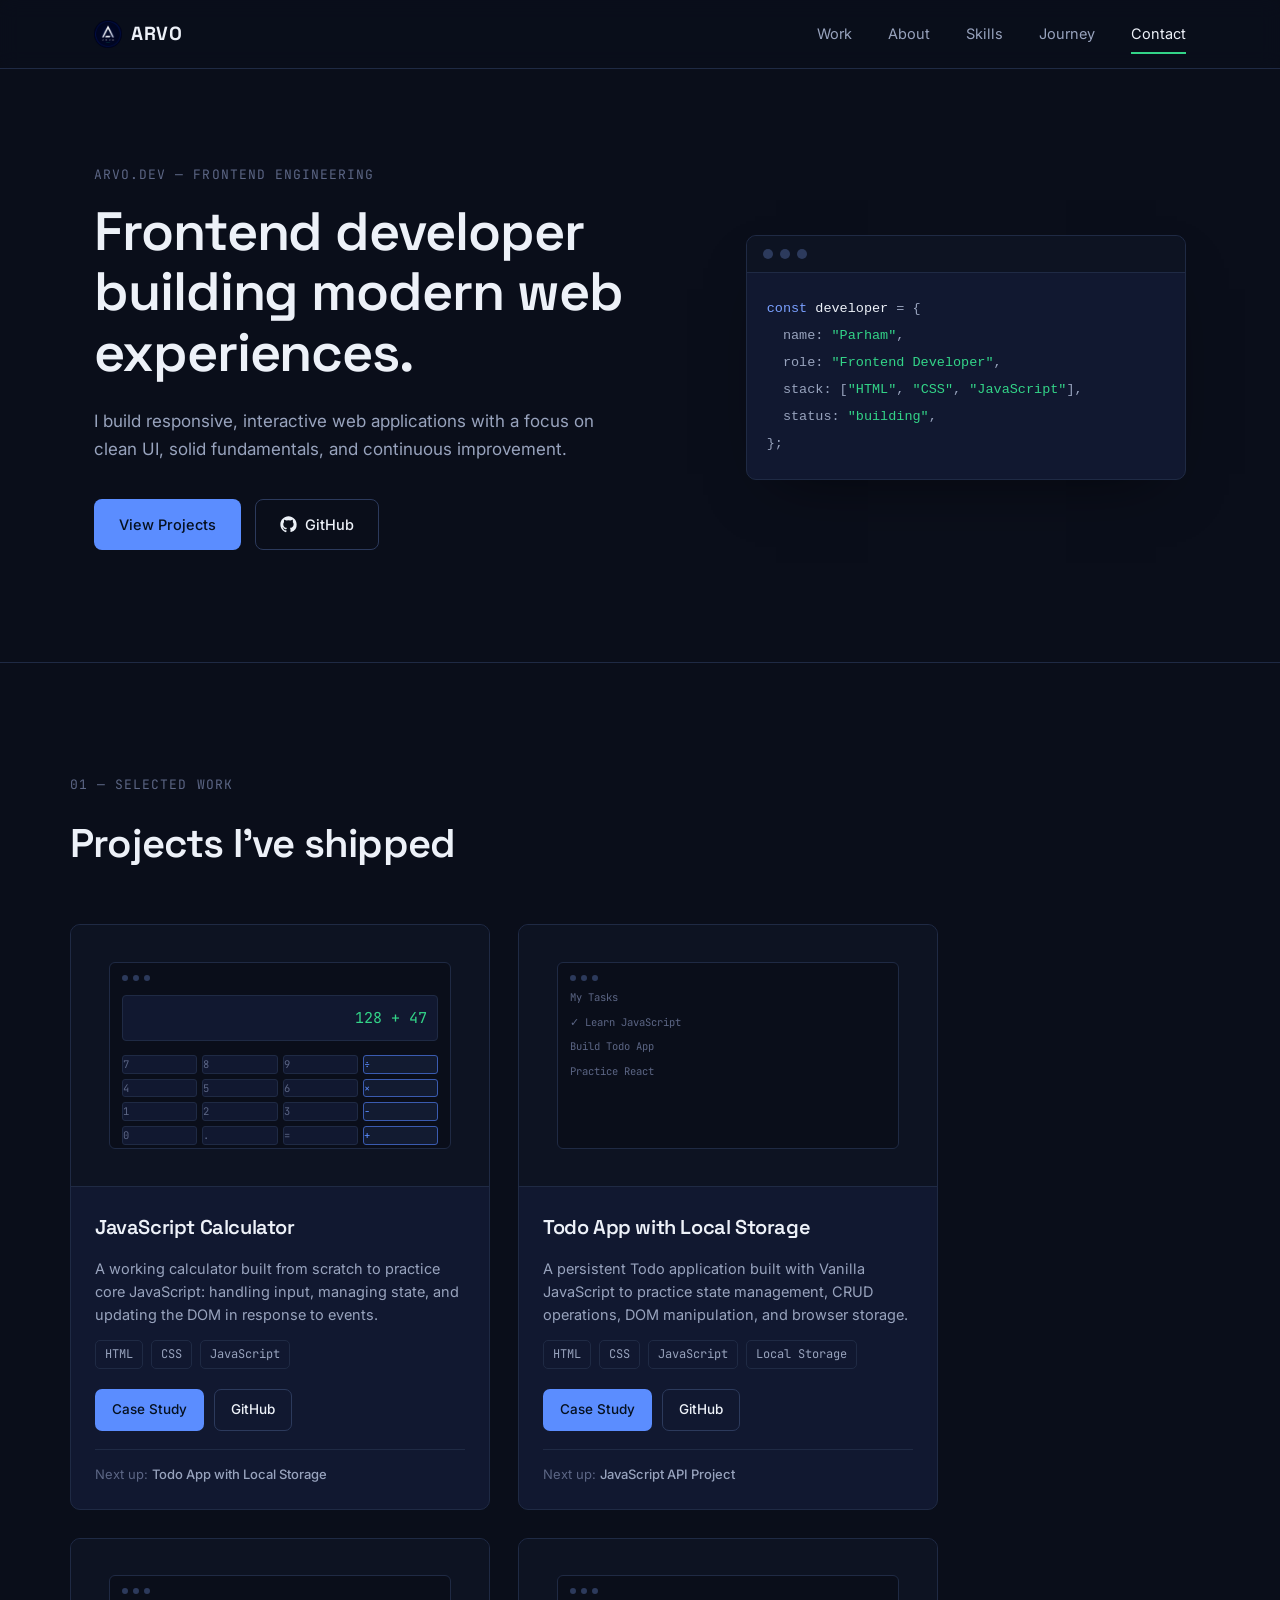
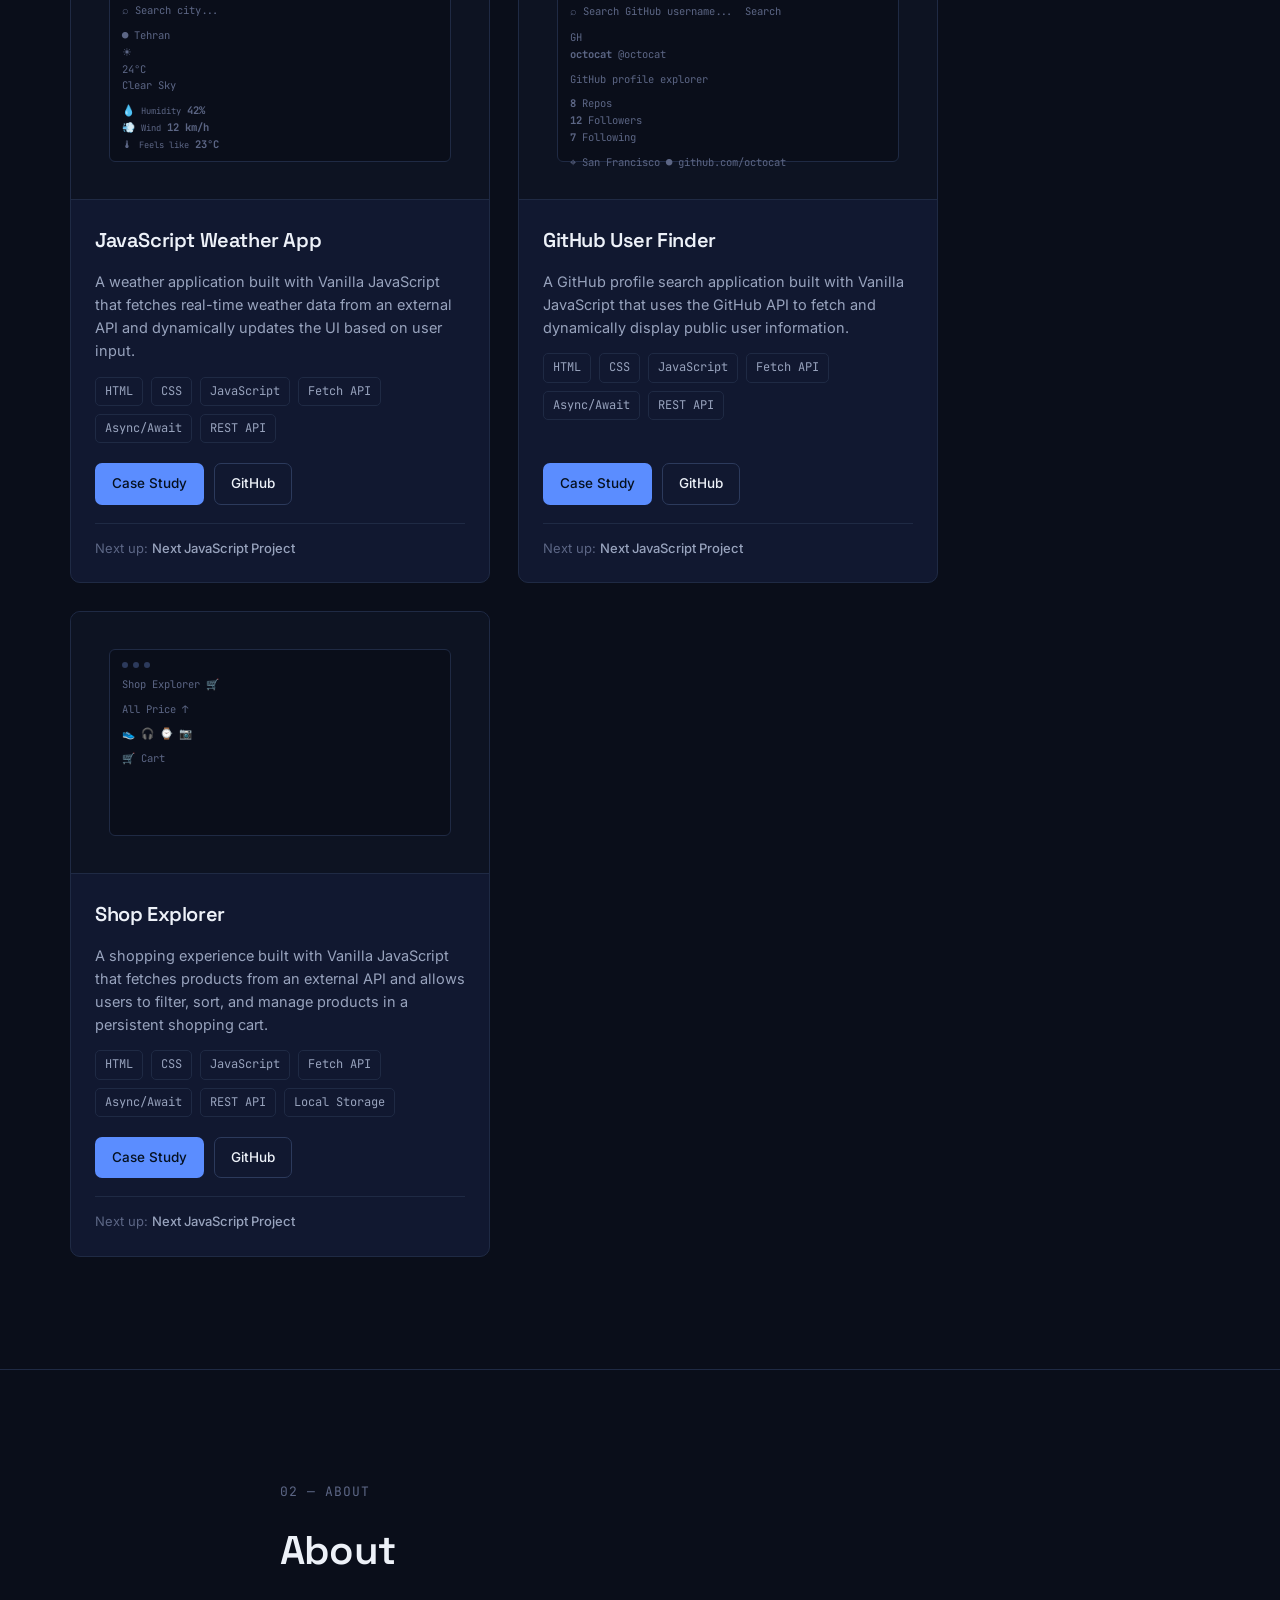
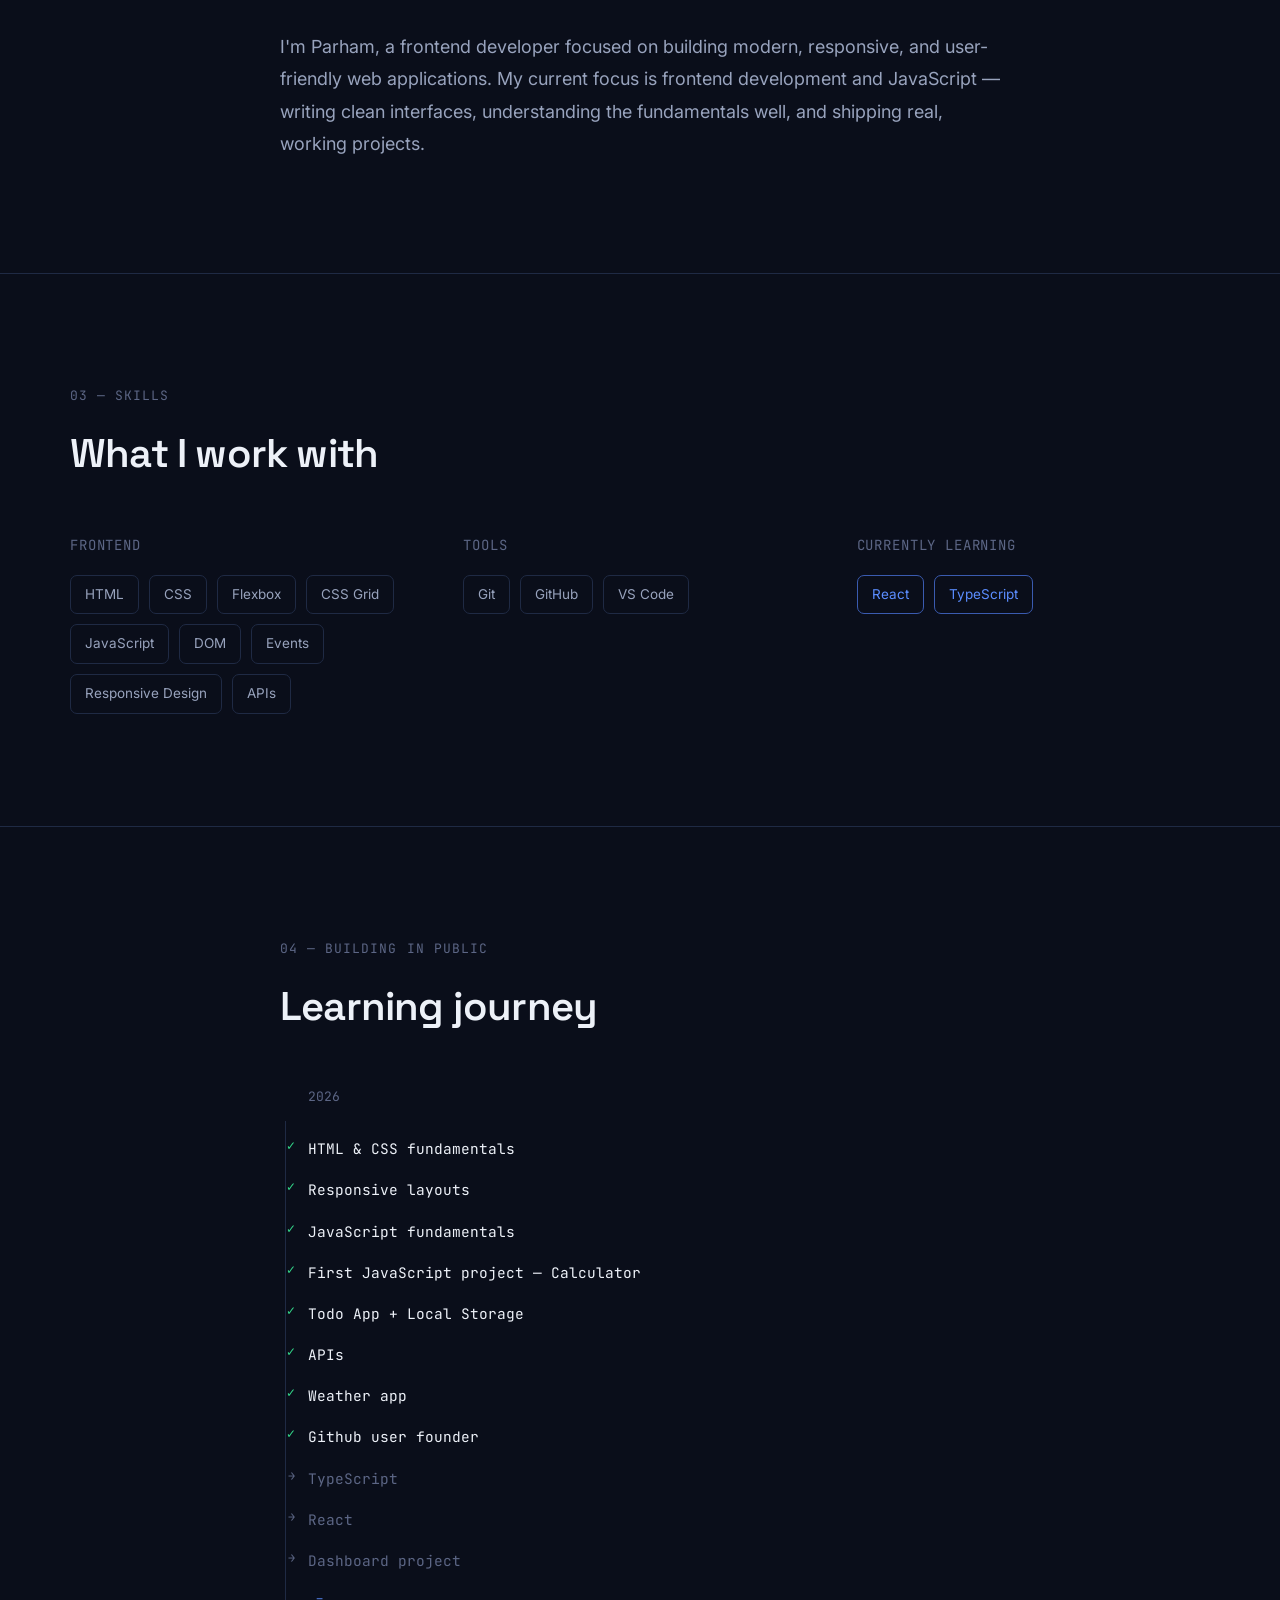
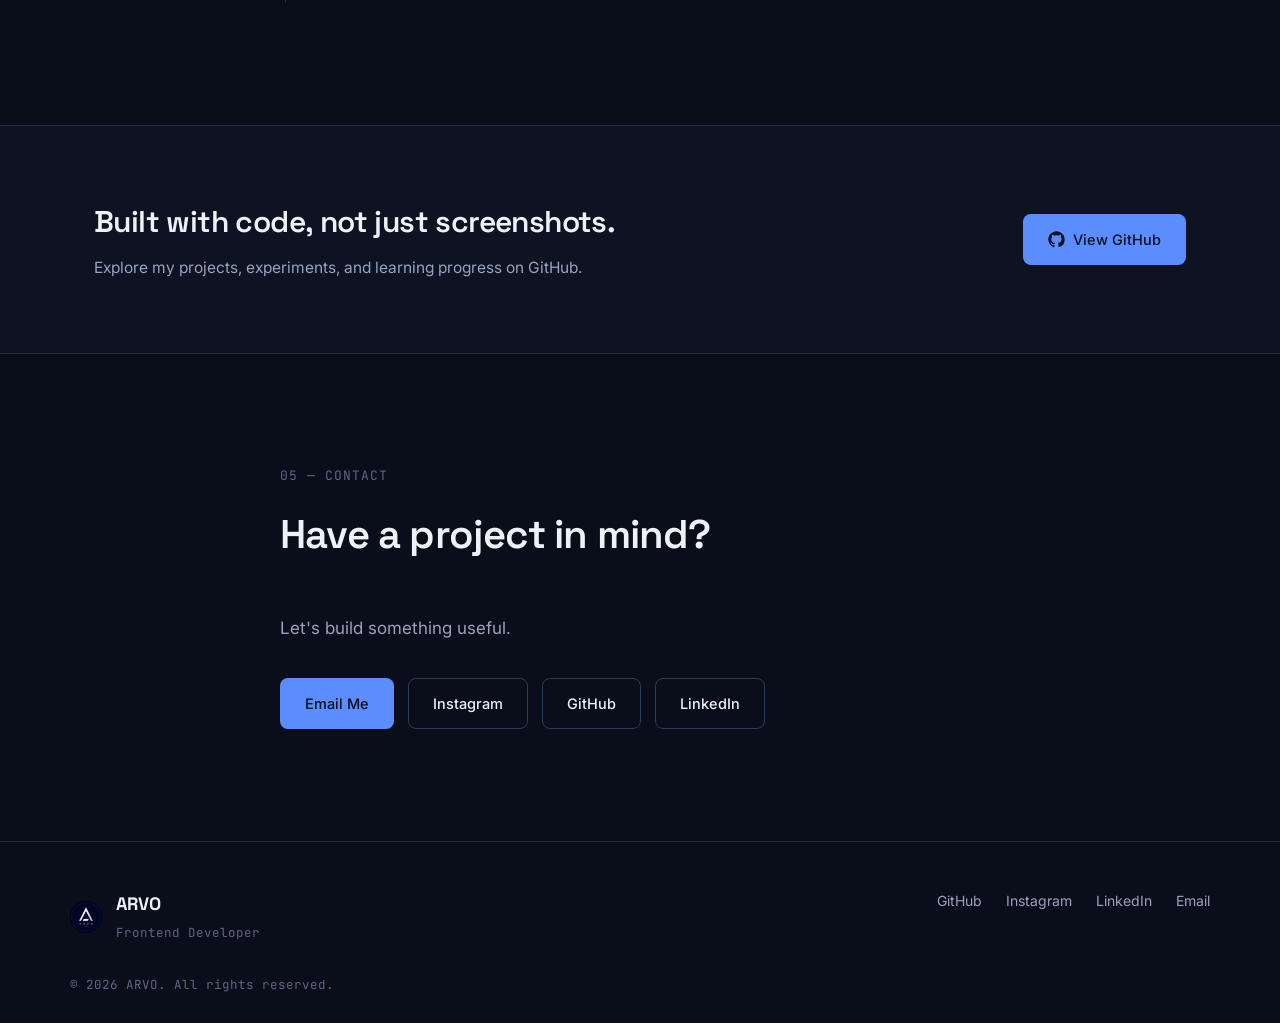
<file: index.html>
<!doctype html>
<html lang="en">
  <head>
    <meta charset="UTF-8" />
    <meta name="viewport" content="width=device-width, initial-scale=1.0" />
    <title>ARVO — Frontend Developer</title>
    <meta
      name="description"
      content="Portfolio of ARVO, a frontend developer building modern, responsive and interactive web experiences."
    />

    <!-- Open Graph -->
    <meta property="og:title" content="ARVO — Frontend Developer" />
    <meta
      property="og:description"
      content="Portfolio of ARVO, a frontend developer building modern, responsive and interactive web experiences."
    />
    <meta property="og:type" content="website" />

    <link rel="preconnect" href="https://fonts.googleapis.com" />
    <link rel="preconnect" href="https://fonts.gstatic.com" crossorigin />
    <link
      href="https://fonts.googleapis.com/css2?family=Space+Grotesk:wght@400;500;600;700&family=Inter:wght@400;500;600&family=JetBrains+Mono:wght@400;500&display=swap"
      rel="stylesheet"
    />

    <link rel="stylesheet" href="style.css" />
    <link rel="icon" href="assets/logo-64.png" />
  </head>
  <body>
    <a class="skip-link" href="#main">Skip to content</a>

    <!-- ============ NAV ============ -->
    <header class="nav" id="nav">
      <div class="nav-inner">
        <a href="#" class="nav-logo" aria-label="ARVO home">
          <img
            src="assets/logo-64.png"
            alt=""
            class="nav-logo-mark"
            width="28"
            height="28"
          />
          ARVO
        </a>

        <nav class="nav-links" id="nav-links">
          <a href="#work" class="nav-link" data-nav>Work</a>
          <a href="#about" class="nav-link" data-nav>About</a>
          <a href="#skills" class="nav-link" data-nav>Skills</a>
          <a href="#journey" class="nav-link" data-nav>Journey</a>
          <a href="#contact" class="nav-link" data-nav>Contact</a>
        </nav>

        <button
          class="nav-toggle"
          id="nav-toggle"
          aria-label="Toggle menu"
          aria-expanded="false"
          aria-controls="nav-links"
        >
          <span></span><span></span><span></span>
        </button>
      </div>
    </header>

    <main id="main">
      <!-- ============ HERO ============ -->
      <section class="hero">
        <div class="hero-inner">
          <p class="eyebrow mono">arvo.dev — frontend engineering</p>
          <h1 class="hero-title">
            Frontend developer<br />
            building modern web experiences.
          </h1>
          <p class="hero-sub">
            I build responsive, interactive web applications with a focus on
            clean UI, solid fundamentals, and continuous improvement.
          </p>
          <div class="hero-actions">
            <a href="#work" class="btn btn-primary">View Projects</a>
            <a
              href="https://github.com/arvo-parham"
              target="_blank"
              rel="noopener"
              class="btn btn-ghost"
            >
              <svg
                class="icon"
                viewBox="0 0 24 24"
                fill="currentColor"
                aria-hidden="true"
              >
                <path
                  d="M12 .5C5.73.5.5 5.74.5 12.02c0 5.02 3.26 9.28 7.77 10.78.57.1.78-.25.78-.55v-2.15c-3.16.69-3.82-1.36-3.82-1.36-.52-1.31-1.26-1.66-1.26-1.66-1.03-.7.08-.69.08-.69 1.14.08 1.74 1.17 1.74 1.17 1.01 1.74 2.65 1.24 3.3.95.1-.73.4-1.24.72-1.53-2.52-.28-5.17-1.26-5.17-5.6 0-1.24.44-2.25 1.17-3.04-.12-.29-.51-1.45.11-3.02 0 0 .96-.31 3.14 1.16a10.9 10.9 0 0 1 5.72 0c2.18-1.47 3.14-1.16 3.14-1.16.62 1.57.23 2.73.11 3.02.73.79 1.17 1.8 1.17 3.04 0 4.35-2.66 5.31-5.19 5.59.41.35.77 1.04.77 2.1v3.11c0 .3.2.65.79.55A10.53 10.53 0 0 0 23.5 12.02C23.5 5.74 18.27.5 12 .5Z"
                />
              </svg>
              GitHub
            </a>
          </div>
        </div>

        <div class="hero-visual" aria-hidden="true">
          <div class="code-window">
            <div class="code-window-bar">
              <span></span><span></span><span></span>
            </div>
            <pre
              class="code-window-body"
            ><code><span class="tok-kw">const</span> <span class="tok-var">developer</span> = {
  <span class="tok-key">name</span>: <span class="tok-str">"Parham"</span>,
  <span class="tok-key">role</span>: <span class="tok-str">"Frontend Developer"</span>,
  <span class="tok-key">stack</span>: [<span class="tok-str">"HTML"</span>, <span class="tok-str">"CSS"</span>, <span class="tok-str">"JavaScript"</span>],
  <span class="tok-key">status</span>: <span class="tok-str">"building"</span>,
};</code></pre>
          </div>
        </div>
      </section>

      <!-- ============ WORK ============ -->
      <section class="section" id="work">
        <div class="section-inner">
          <p class="eyebrow mono">01 — Selected Work</p>
          <h2 class="section-title">Projects I've shipped</h2>

          <div class="project-grid" id="project-grid">
            <!-- injected by script.js -->
          </div>
        </div>
      </section>

      <!-- ============ ABOUT ============ -->
      <section class="section" id="about">
        <div class="section-inner section-inner--narrow">
          <p class="eyebrow mono">02 — About</p>
          <h2 class="section-title">About</h2>
          <p class="about-text">
            I'm Parham, a frontend developer focused on building modern,
            responsive, and user-friendly web applications. My current focus is
            frontend development and JavaScript — writing clean interfaces,
            understanding the fundamentals well, and shipping real, working
            projects.
          </p>
        </div>
      </section>

      <!-- ============ SKILLS ============ -->
      <section class="section" id="skills">
        <div class="section-inner">
          <p class="eyebrow mono">03 — Skills</p>
          <h2 class="section-title">What I work with</h2>

          <div class="skills-grid">
            <div class="skill-group">
              <h3 class="skill-group-title">Frontend</h3>
              <ul class="badge-list">
                <li class="badge">HTML</li>
                <li class="badge">CSS</li>
                <li class="badge">Flexbox</li>
                <li class="badge">CSS Grid</li>
                <li class="badge">JavaScript</li>
                <li class="badge">DOM</li>
                <li class="badge">Events</li>
                <li class="badge">Responsive Design</li>
                <li class="badge">APIs</li>
              </ul>
            </div>

            <div class="skill-group">
              <h3 class="skill-group-title">Tools</h3>
              <ul class="badge-list">
                <li class="badge">Git</li>
                <li class="badge">GitHub</li>
                <li class="badge">VS Code</li>
              </ul>
            </div>

            <div class="skill-group">
              <h3 class="skill-group-title">Currently Learning</h3>
              <ul class="badge-list">
                <li class="badge badge--learning">React</li>
                <li class="badge badge--learning">TypeScript</li>
              </ul>
            </div>
          </div>
        </div>
      </section>

      <!-- ============ JOURNEY (signature) ============ -->
      <section class="section" id="journey">
        <div class="section-inner section-inner--narrow">
          <p class="eyebrow mono">04 — Building in Public</p>
          <h2 class="section-title">Learning journey</h2>

          <div
            class="commit-log"
            role="list"
            aria-label="Learning journey commit log"
          >
            <p class="commit-year mono">2026</p>

            <div class="commit commit--done" role="listitem">
              <span class="commit-mark" aria-hidden="true">✓</span>
              <span class="commit-msg">HTML &amp; CSS fundamentals</span>
            </div>
            <div class="commit commit--done" role="listitem">
              <span class="commit-mark" aria-hidden="true">✓</span>
              <span class="commit-msg">Responsive layouts</span>
            </div>
            <div class="commit commit--done" role="listitem">
              <span class="commit-mark" aria-hidden="true">✓</span>
              <span class="commit-msg">JavaScript fundamentals</span>
            </div>
            <div class="commit commit--done" role="listitem">
              <span class="commit-mark" aria-hidden="true">✓</span>
              <span class="commit-msg"
                >First JavaScript project — Calculator</span
              >
            </div>

            <div class="commit commit--done" role="listitem">
              <span class="commit-mark" aria-hidden="true">✓</span>
              <span class="commit-msg">Todo App + Local Storage</span>
            </div>
            <div class="commit commit--done" role="listitem">
              <span class="commit-mark" aria-hidden="true">✓</span>
              <span class="commit-msg">APIs</span>
            </div>
            <div class="commit commit--done" role="listitem">
              <span class="commit-mark" aria-hidden="true">✓</span>
              <span class="commit-msg">Weather app</span>
            </div>
            <div class="commit commit--done" role="listitem">
              <span class="commit-mark" aria-hidden="true">✓</span>
              <span class="commit-msg">Github user founder</span>
            </div>
            <div class="commit commit--queued" role="listitem">
              <span class="commit-mark" aria-hidden="true">→</span>
              <span class="commit-msg">TypeScript</span>
            </div>
            <div class="commit commit--queued" role="listitem">
              <span class="commit-mark" aria-hidden="true">→</span>
              <span class="commit-msg">React</span>
            </div>
            <div class="commit commit--queued" role="listitem">
              <span class="commit-mark" aria-hidden="true">→</span>
              <span class="commit-msg">Dashboard project</span>
            </div>

            <div class="commit commit--cursor" aria-hidden="true">
              <span class="commit-mark commit-cursor">_</span>
            </div>
          </div>
        </div>
      </section>

      <!-- ============ GITHUB CTA ============ -->
      <section class="section section--flush">
        <div class="github-band">
          <div class="github-band-inner">
            <div>
              <h2 class="github-title">
                Built with code, not just screenshots.
              </h2>
              <p class="github-sub">
                Explore my projects, experiments, and learning progress on
                GitHub.
              </p>
            </div>
            <a
              href="https://github.com/arvo-parham"
              target="_blank"
              rel="noopener"
              class="btn btn-primary"
            >
              <svg
                class="icon"
                viewBox="0 0 24 24"
                fill="currentColor"
                aria-hidden="true"
              >
                <path
                  d="M12 .5C5.73.5.5 5.74.5 12.02c0 5.02 3.26 9.28 7.77 10.78.57.1.78-.25.78-.55v-2.15c-3.16.69-3.82-1.36-3.82-1.36-.52-1.31-1.26-1.66-1.26-1.66-1.03-.7.08-.69.08-.69 1.14.08 1.74 1.17 1.74 1.17 1.01 1.74 2.65 1.24 3.3.95.1-.73.4-1.24.72-1.53-2.52-.28-5.17-1.26-5.17-5.6 0-1.24.44-2.25 1.17-3.04-.12-.29-.51-1.45.11-3.02 0 0 .96-.31 3.14 1.16a10.9 10.9 0 0 1 5.72 0c2.18-1.47 3.14-1.16 3.14-1.16.62 1.57.23 2.73.11 3.02.73.79 1.17 1.8 1.17 3.04 0 4.35-2.66 5.31-5.19 5.59.41.35.77 1.04.77 2.1v3.11c0 .3.2.65.79.55A10.53 10.53 0 0 0 23.5 12.02C23.5 5.74 18.27.5 12 .5Z"
                />
              </svg>
              View GitHub
            </a>
          </div>
        </div>
      </section>

      <!-- ============ CONTACT ============ -->
      <section class="section" id="contact">
        <div class="section-inner section-inner--narrow contact">
          <p class="eyebrow mono">05 — Contact</p>
          <h2 class="section-title">Have a project in mind?</h2>
          <p class="contact-sub">Let's build something useful.</p>

          <div class="contact-actions">
            <a
              href="https://mail.google.com/mail/?view=cm&fs=1&to=arvoparham@gmail.com"
              target="_blank"
              rel="noopener noreferrer"
              class="btn btn-primary"
              >Email Me</a
            >
            <a
              href="https://instagram.com/arvoparham"
              target="_blank"
              rel="noopener"
              class="btn btn-ghost"
              >Instagram</a
            >
            <a
              href="https://github.com/arvo-parham"
              target="_blank"
              rel="noopener"
              class="btn btn-ghost"
              >GitHub</a
            >
            <a
              href="https://www.linkedin.com/in/arvo-parham"
              target="_blank"
              rel="noopener"
              class="btn btn-ghost"
              >LinkedIn</a
            >
          </div>
        </div>
      </section>
    </main>

    <!-- ============ FOOTER ============ -->
    <footer class="footer">
      <div class="footer-inner">
        <div class="footer-brand">
          <img
            src="assets/logo-64.png"
            alt="ARVO"
            class="footer-logo-mark"
            width="32"
            height="32"
          />
          <div>
            <p class="footer-logo">ARVO</p>
            <p class="footer-role mono">Frontend Developer</p>
          </div>
        </div>
        <div class="footer-links">
          <a
            href="https://github.com/arvo-parham"
            target="_blank"
            rel="noopener"
            >GitHub</a
          >
          <a
            href="https://instagram.com/arvoparham"
            target="_blank"
            rel="noopener"
            >Instagram</a
          >
          <a
            href="https://www.linkedin.com/in/arvo-parham"
            target="_blank"
            rel="noopener"
            >LinkedIn</a
          >
          <a
            href="https://mail.google.com/mail/?view=cm&fs=1&to=arvoparham@gmail.com"
            target="_blank"
            rel="noopener noreferrer"
            >Email</a
          >
        </div>
      </div>
      <p class="footer-copy mono">© 2026 ARVO. All rights reserved.</p>
    </footer>

    <script src="script.js"></script>
  </body>
</html>
</file>
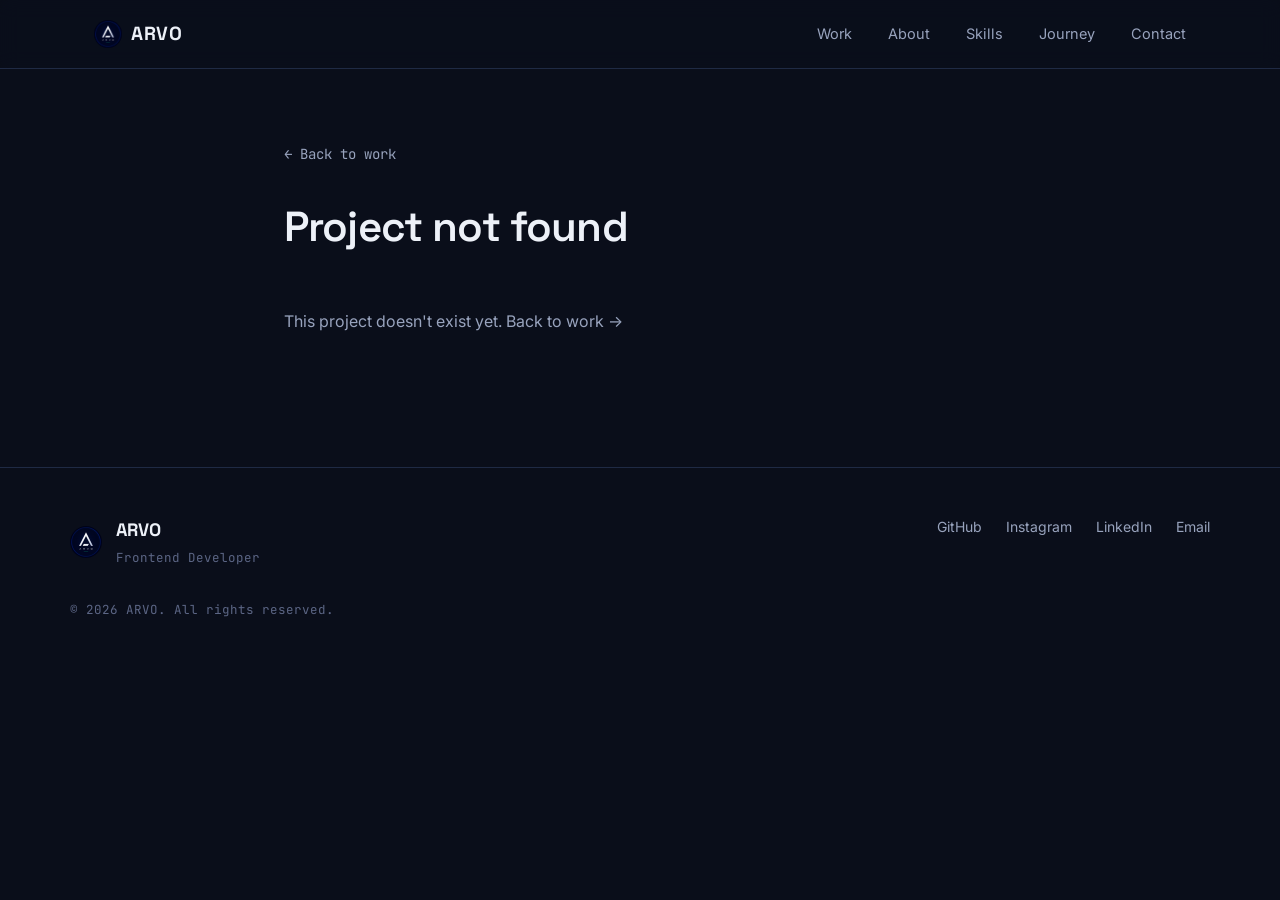
<file: project.html>
<!DOCTYPE html>
<html lang="en">
<head>
<meta charset="UTF-8" />
<meta name="viewport" content="width=device-width, initial-scale=1.0" />
<title>Project — ARVO</title>
<meta name="description" content="Case study of a project built by ARVO, a frontend developer." />
<link rel="icon" href="assets/logo-64.png" />

<link rel="preconnect" href="https://fonts.googleapis.com">
<link rel="preconnect" href="https://fonts.gstatic.com" crossorigin>
<link href="https://fonts.googleapis.com/css2?family=Space+Grotesk:wght@400;500;600;700&family=Inter:wght@400;500;600&family=JetBrains+Mono:wght@400;500&display=swap" rel="stylesheet">
<link rel="stylesheet" href="style.css" />
</head>
<body>

<a class="skip-link" href="#main">Skip to content</a>

<header class="nav">
  <div class="nav-inner">
    <a href="index.html" class="nav-logo" aria-label="ARVO home">
      <img src="assets/logo-64.png" alt="" class="nav-logo-mark" width="28" height="28" />
      ARVO
    </a>
    <nav class="nav-links">
      <a href="index.html#work" class="nav-link">Work</a>
      <a href="index.html#about" class="nav-link">About</a>
      <a href="index.html#skills" class="nav-link">Skills</a>
      <a href="index.html#journey" class="nav-link">Journey</a>
      <a href="index.html#contact" class="nav-link">Contact</a>
    </nav>
  </div>
</header>

<main id="main">
  <div class="case-hero">
    <a href="index.html#work" class="case-back mono">&larr; Back to work</a>
    <h1 class="case-title" id="cs-title">Loading…</h1>
    <div class="case-meta" id="cs-tags"></div>
  </div>

  <div class="case-body" id="cs-body">
    <!-- filled by script.js based on ?slug= in the URL -->
  </div>
</main>

<footer class="footer">
  <div class="footer-inner">
    <div class="footer-brand">
      <img src="assets/logo-64.png" alt="ARVO" class="footer-logo-mark" width="32" height="32" />
      <div>
        <p class="footer-logo">ARVO</p>
        <p class="footer-role mono">Frontend Developer</p>
      </div>
    </div>
    <div class="footer-links">
      <a href="https://github.com/" target="_blank" rel="noopener">GitHub</a>
      <a href="https://instagram.com/" target="_blank" rel="noopener">Instagram</a>
      <a href="https://linkedin.com/" target="_blank" rel="noopener">LinkedIn</a>
      <a href="mailto:hello@arvo.dev">Email</a>
    </div>
  </div>
  <p class="footer-copy mono">© 2026 ARVO. All rights reserved.</p>
</footer>

<script src="script.js"></script>
</body>
</html>
</file>
<file: style.css>
/* ===========================================================
   ARVO — design tokens
   =========================================================== */
:root{
  --bg:            #0a0e1a;
  --bg-soft:       #0d1322;
  --surface:       #111830;
  --surface-hover: #141d38;
  --border:        #1f2a44;
  --border-strong: #2c3a5c;

  --text:          #edf1f8;
  --text-secondary:#98a3bd;
  --text-muted:    #5c6685;

  --accent:        #5b8dff;
  --accent-dim:    #3a5bb0;
  --accent-soft:   rgba(91,141,255,0.10);

  --green:         #33d488;
  --green-soft:    rgba(51,212,136,0.12);

  --font-display: 'Space Grotesk', 'Inter', sans-serif;
  --font-body:    'Inter', sans-serif;
  --font-mono:    'JetBrains Mono', monospace;

  --container: 1140px;
  --radius: 10px;
  --ease: cubic-bezier(.4,0,.2,1);
}

@media (prefers-reduced-motion: reduce){
  *{ animation-duration: 0.001ms !important; animation-iteration-count: 1 !important; transition-duration: 0.001ms !important; scroll-behavior: auto !important; }
}

/* ===========================================================
   Reset
   =========================================================== */
*, *::before, *::after{ box-sizing: border-box; }
html{ scroll-behavior: smooth; }
body{
  margin:0;
  background: var(--bg);
  color: var(--text);
  font-family: var(--font-body);
  font-size: 16px;
  line-height: 1.6;
  -webkit-font-smoothing: antialiased;
}
h1,h2,h3,h4{ margin:0; font-family: var(--font-display); font-weight: 600; letter-spacing: -0.02em; }
p{ margin:0; }
ul{ list-style:none; margin:0; padding:0; }
a{ color: inherit; text-decoration: none; }
img{ max-width:100%; display:block; }
button{ font: inherit; color: inherit; background:none; border:0; cursor:pointer; }

::selection{ background: var(--accent-soft); color: var(--text); }

:focus-visible{
  outline: 2px solid var(--accent);
  outline-offset: 3px;
  border-radius: 4px;
}

.mono{ font-family: var(--font-mono); }

.skip-link{
  position:absolute; left:-999px; top:0;
  background: var(--accent); color:#04101f; padding: 10px 16px; z-index: 200; border-radius: 0 0 8px 0;
}
.skip-link:focus{ left:0; }

/* ===========================================================
   Layout helpers
   =========================================================== */
.section{ padding: 112px 24px; border-top: 1px solid var(--border); }
.section--flush{ padding: 0; border-top: 1px solid var(--border); }
.section-inner{ max-width: var(--container); margin: 0 auto; }
.section-inner--narrow{ max-width: 720px; }

.eyebrow{
  color: var(--text-muted);
  font-size: 13px;
  letter-spacing: 0.08em;
  text-transform: uppercase;
  margin: 0 0 16px;
}
.section-title{
  font-size: clamp(28px, 3.4vw, 40px);
  margin-bottom: 48px;
}

/* Scroll reveal */
.reveal{ opacity: 0; transform: translateY(18px); transition: opacity .6s var(--ease), transform .6s var(--ease); }
.reveal.is-visible{ opacity: 1; transform: none; }

/* ===========================================================
   Buttons
   =========================================================== */
.btn{
  display: inline-flex; align-items:center; gap: 8px;
  padding: 13px 24px;
  border-radius: 8px;
  font-size: 14.5px;
  font-weight: 500;
  border: 1px solid transparent;
  transition: background .2s var(--ease), border-color .2s var(--ease), transform .15s var(--ease), color .2s var(--ease);
  white-space: nowrap;
}
.btn:active{ transform: translateY(1px); }
.btn .icon{ width: 17px; height: 17px; }

.btn-primary{ background: var(--accent); color: #05101f; }
.btn-primary:hover{ background: #7aa0ff; }

.btn-ghost{ background: transparent; border-color: var(--border-strong); color: var(--text); }
.btn-ghost:hover{ border-color: var(--accent); color: var(--accent); }

.btn-small{ padding: 9px 16px; font-size: 13.5px; border-radius: 7px; }

/* ===========================================================
   Nav
   =========================================================== */
.nav{
  position: sticky; top: 0; z-index: 100;
  background: rgba(10,14,26,0.86);
  backdrop-filter: saturate(140%) blur(10px);
  border-bottom: 1px solid var(--border);
}
.nav-inner{
  max-width: var(--container); margin: 0 auto; padding: 0 24px;
  height: 68px; display:flex; align-items:center; justify-content:space-between;
}
.nav-logo{
  display:flex; align-items:center; gap: 9px;
  font-family: var(--font-display); font-weight: 700; font-size: 19px; letter-spacing: 0.03em;
}
.nav-logo-mark{ border-radius: 50%; display:block; }
.nav-links{ display:flex; gap: 36px; }
.nav-link{
  position: relative;
  font-size: 14.5px; color: var(--text-secondary);
  padding: 6px 0;
  transition: color .2s var(--ease);
}
.nav-link::after{
  content:''; position:absolute; left:0; right:100%; bottom:-2px; height:1.5px;
  background: var(--accent); transition: right .25s var(--ease);
}
.nav-link:hover{ color: var(--text); }
.nav-link:hover::after{ right:0; }
.nav-link.is-active{ color: var(--text); }
.nav-link.is-active::after{ right:0; background: var(--green); }

.nav-toggle{ display:none; flex-direction:column; gap:5px; padding:8px; }
.nav-toggle span{ width:20px; height:1.5px; background: var(--text); display:block; transition: transform .25s var(--ease), opacity .25s var(--ease); }
.nav-toggle[aria-expanded="true"] span:nth-child(1){ transform: translateY(6.5px) rotate(45deg); }
.nav-toggle[aria-expanded="true"] span:nth-child(2){ opacity: 0; }
.nav-toggle[aria-expanded="true"] span:nth-child(3){ transform: translateY(-6.5px) rotate(-45deg); }

/* ===========================================================
   Hero
   =========================================================== */
.hero{
  max-width: var(--container); margin: 0 auto;
  padding: 96px 24px 112px;
  display: grid;
  grid-template-columns: 1.15fr 0.85fr;
  gap: 56px;
  align-items: center;
}
.hero-title{
  font-size: clamp(32px, 4.6vw, 54px);
  line-height: 1.12;
  margin-bottom: 24px;
}
.hero-sub{
  max-width: 46ch;
  color: var(--text-secondary);
  font-size: 17px;
  line-height: 1.65;
  margin-bottom: 36px;
}
.hero-actions{ display:flex; gap: 14px; flex-wrap: wrap; }

.code-window{
  background: var(--surface);
  border: 1px solid var(--border);
  border-radius: var(--radius);
  overflow: hidden;
  box-shadow: 0 24px 60px -30px rgba(0,0,0,0.6);
}
.code-window-bar{
  display:flex; gap:7px;
  padding: 13px 16px;
  border-bottom: 1px solid var(--border);
  background: var(--bg-soft);
}
.code-window-bar span{ width:10px; height:10px; border-radius:50%; background: var(--border-strong); }
.code-window-body{
  margin:0; padding: 22px 20px;
  font-family: var(--font-mono);
  font-size: 13.5px;
  line-height: 1.85;
  color: var(--text-secondary);
  overflow-x: auto;
}
.tok-kw{ color: #7aa0ff; }
.tok-var{ color: #edf1f8; }
.tok-key{ color: #98a3bd; }
.tok-str{ color: var(--green); }

/* ===========================================================
   Projects
   =========================================================== */
.project-grid{
  display: grid;
  grid-template-columns: repeat(auto-fit, minmax(320px, 420px));
  gap: 28px;
}
.project-card{
  background: var(--surface);
  border: 1px solid var(--border);
  border-radius: var(--radius);
  overflow: hidden;
  transition: border-color .25s var(--ease), transform .25s var(--ease);
  display: flex;
  flex-direction: column;
}
.project-card:hover{ border-color: var(--border-strong); transform: translateY(-3px); }

.project-preview{
  aspect-ratio: 16/10;
  background: var(--bg-soft);
  border-bottom: 1px solid var(--border);
  display:flex; align-items:center; justify-content:center;
  position: relative;
}
.project-preview .mock-screen{
  width: 82%; height: 72%;
  background: var(--bg);
  border: 1px solid var(--border);
  border-radius: 6px;
  padding: 12px;
  font-family: var(--font-mono);
  font-size: 10.5px;
  color: var(--text-muted);
  display:flex; flex-direction:column; gap:8px;
}
.mock-topbar{ display:flex; gap:5px; }
.mock-topbar span{ width:6px; height:6px; border-radius:50%; background: var(--border-strong); }
.mock-display{
  margin-top: 6px;
  background: var(--surface);
  border: 1px solid var(--border);
  border-radius: 4px;
  padding: 10px;
  text-align: right;
  color: var(--green);
  font-size: 15px;
}
.mock-grid{ display:grid; grid-template-columns: repeat(4,1fr); gap:5px; margin-top:6px; flex:1; }
.mock-grid span{ background: var(--surface); border:1px solid var(--border); border-radius:3px; }
.mock-grid span.accent{ background: var(--accent-soft); border-color: var(--accent-dim); color: var(--accent); }

.project-body{ padding: 24px; display:flex; flex-direction:column; gap: 14px; flex:1; }
.project-name{ font-size: 20px; }
.project-desc{ color: var(--text-secondary); font-size: 14.5px; line-height: 1.6; }
.project-tags{ display:flex; flex-wrap:wrap; gap:8px; }
.tag{
  font-family: var(--font-mono); font-size: 12px; color: var(--text-secondary);
  border: 1px solid var(--border); border-radius: 5px; padding: 4px 9px;
}
.project-actions{ display:flex; gap:10px; margin-top: auto; padding-top: 6px; }
.project-next{
  font-size: 13px; color: var(--text-muted);
  border-top: 1px solid var(--border);
  padding-top: 14px; margin-top: 4px;
}
.project-next strong{ color: var(--text-secondary); font-weight: 500; }

/* Case study page reuses these + below */
.case-hero{ max-width: 760px; margin: 0 auto; padding: 72px 24px 24px; }
.case-back{ display:inline-flex; align-items:center; gap:6px; color: var(--text-secondary); font-size: 14px; margin-bottom: 28px; }
.case-back:hover{ color: var(--accent); }
.case-title{ font-size: clamp(28px,4vw,42px); margin-bottom: 14px; }
.case-meta{ display:flex; gap:8px; flex-wrap:wrap; margin-bottom: 8px; }
.case-body{ max-width: 760px; margin: 0 auto; padding: 0 24px 96px; }
.case-block{ padding: 36px 0; border-top: 1px solid var(--border); }
.case-block h2{ font-size: 22px; margin-bottom: 14px; }
.case-block p{ color: var(--text-secondary); line-height: 1.75; }
.case-block ul{ display:flex; flex-direction:column; gap:8px; margin-top:8px; }
.case-block li{ color: var(--text-secondary); line-height:1.7; padding-left: 18px; position:relative; }
.case-block li::before{ content:'—'; position:absolute; left:0; color: var(--text-muted); }

/* ===========================================================
   About
   =========================================================== */
.about-text{ font-size: 18px; line-height: 1.8; color: var(--text-secondary); }

/* ===========================================================
   Skills
   =========================================================== */
.skills-grid{
  display: grid;
  grid-template-columns: repeat(3, 1fr);
  gap: 40px;
}
.skill-group-title{
  font-size: 14px; font-family: var(--font-mono); font-weight: 400;
  color: var(--text-muted); text-transform: uppercase; letter-spacing: 0.06em;
  margin-bottom: 18px;
}
.badge-list{ display:flex; flex-wrap:wrap; gap:10px; }
.badge{
  font-size: 13.5px; padding: 8px 14px;
  border: 1px solid var(--border); border-radius: 7px;
  color: var(--text-secondary);
  transition: border-color .2s var(--ease), color .2s var(--ease);
}
.badge--learning{ border-color: var(--accent-dim); color: var(--accent); }

/* ===========================================================
   Journey — commit log (signature element)
   =========================================================== */
.commit-log{
  position: relative;
  padding-left: 28px;
}
.commit-log::before{
  content:'';
  position:absolute; left: 5px; top: 34px; bottom: 10px; width: 1px;
  background: var(--border);
}
.commit-year{ color: var(--text-muted); font-size: 13px; margin-bottom: 20px; }
.commit{
  position: relative;
  display:flex; align-items:baseline; gap: 14px;
  padding: 9px 0;
  font-family: var(--font-mono);
  font-size: 14.5px;
}
.commit-mark{
  position:absolute; left: -28px; width: 22px; text-align:center;
  font-size: 12px;
}
.commit--done .commit-mark{ color: var(--green); }
.commit--done .commit-msg{ color: var(--text); }
.commit--queued .commit-mark{ color: var(--text-muted); }
.commit--queued .commit-msg{ color: var(--text-muted); }
.commit--cursor{ padding-top: 4px; }
.commit-cursor{ position: static; left:auto; color: var(--accent); animation: blink 1.1s step-end infinite; }
@keyframes blink{ 50%{ opacity: 0; } }

/* ===========================================================
   GitHub band
   =========================================================== */
.github-band{ background: var(--bg-soft); }
.github-band-inner{
  max-width: var(--container); margin:0 auto; padding: 72px 24px;
  display:flex; align-items:center; justify-content:space-between; gap: 32px; flex-wrap: wrap;
}
.github-title{ font-size: clamp(22px,2.6vw,30px); margin-bottom: 10px; }
.github-sub{ color: var(--text-secondary); font-size: 15.5px; }

/* ===========================================================
   Contact
   =========================================================== */
.contact{ text-align: left; }
.contact-sub{ color: var(--text-secondary); font-size: 17px; margin-bottom: 36px; }
.contact-actions{ display:flex; gap: 14px; flex-wrap: wrap; }

/* ===========================================================
   Footer
   =========================================================== */
.footer{
  border-top: 1px solid var(--border);
  padding: 48px 24px 28px;
}
.footer-inner{
  max-width: var(--container); margin:0 auto;
  display:flex; justify-content:space-between; align-items:flex-start; flex-wrap: wrap; gap: 20px;
  margin-bottom: 32px;
}
.footer-brand{ display:flex; align-items:center; gap: 14px; }
.footer-logo-mark{ border-radius: 50%; display:block; flex-shrink:0; }
.footer-logo{ font-family: var(--font-display); font-weight: 700; font-size: 18px; margin-bottom: 4px; }
.footer-role{ color: var(--text-muted); font-size: 12.5px; }
.footer-links{ display:flex; gap: 24px; }
.footer-links a{ color: var(--text-secondary); font-size: 14px; transition: color .2s var(--ease); }
.footer-links a:hover{ color: var(--accent); }
.footer-copy{ max-width: var(--container); margin: 0 auto; color: var(--text-muted); font-size: 12.5px; }

/* ===========================================================
   Responsive
   =========================================================== */
@media (max-width: 900px){
  .hero{ grid-template-columns: 1fr; padding-top: 56px; }
  .hero-visual{ order: -1; }
  .project-grid{ grid-template-columns: 1fr; }
  .skills-grid{ grid-template-columns: 1fr; gap: 32px; }
}

@media (max-width: 720px){
  .nav-links{
    position: absolute; top: 68px; left:0; right:0;
    background: var(--bg); border-bottom: 1px solid var(--border);
    flex-direction: column; gap: 0;
    max-height: 0; overflow: hidden;
    transition: max-height .3s var(--ease);
  }
  .nav-links.is-open{ max-height: 320px; }
  .nav-link{ padding: 16px 24px; width:100%; }
  .nav-link::after{ display:none; }
  .nav-toggle{ display:flex; }

  .section{ padding: 80px 20px; }
  .github-band-inner{ padding: 56px 20px; flex-direction: column; align-items: flex-start; }
}
</file>
